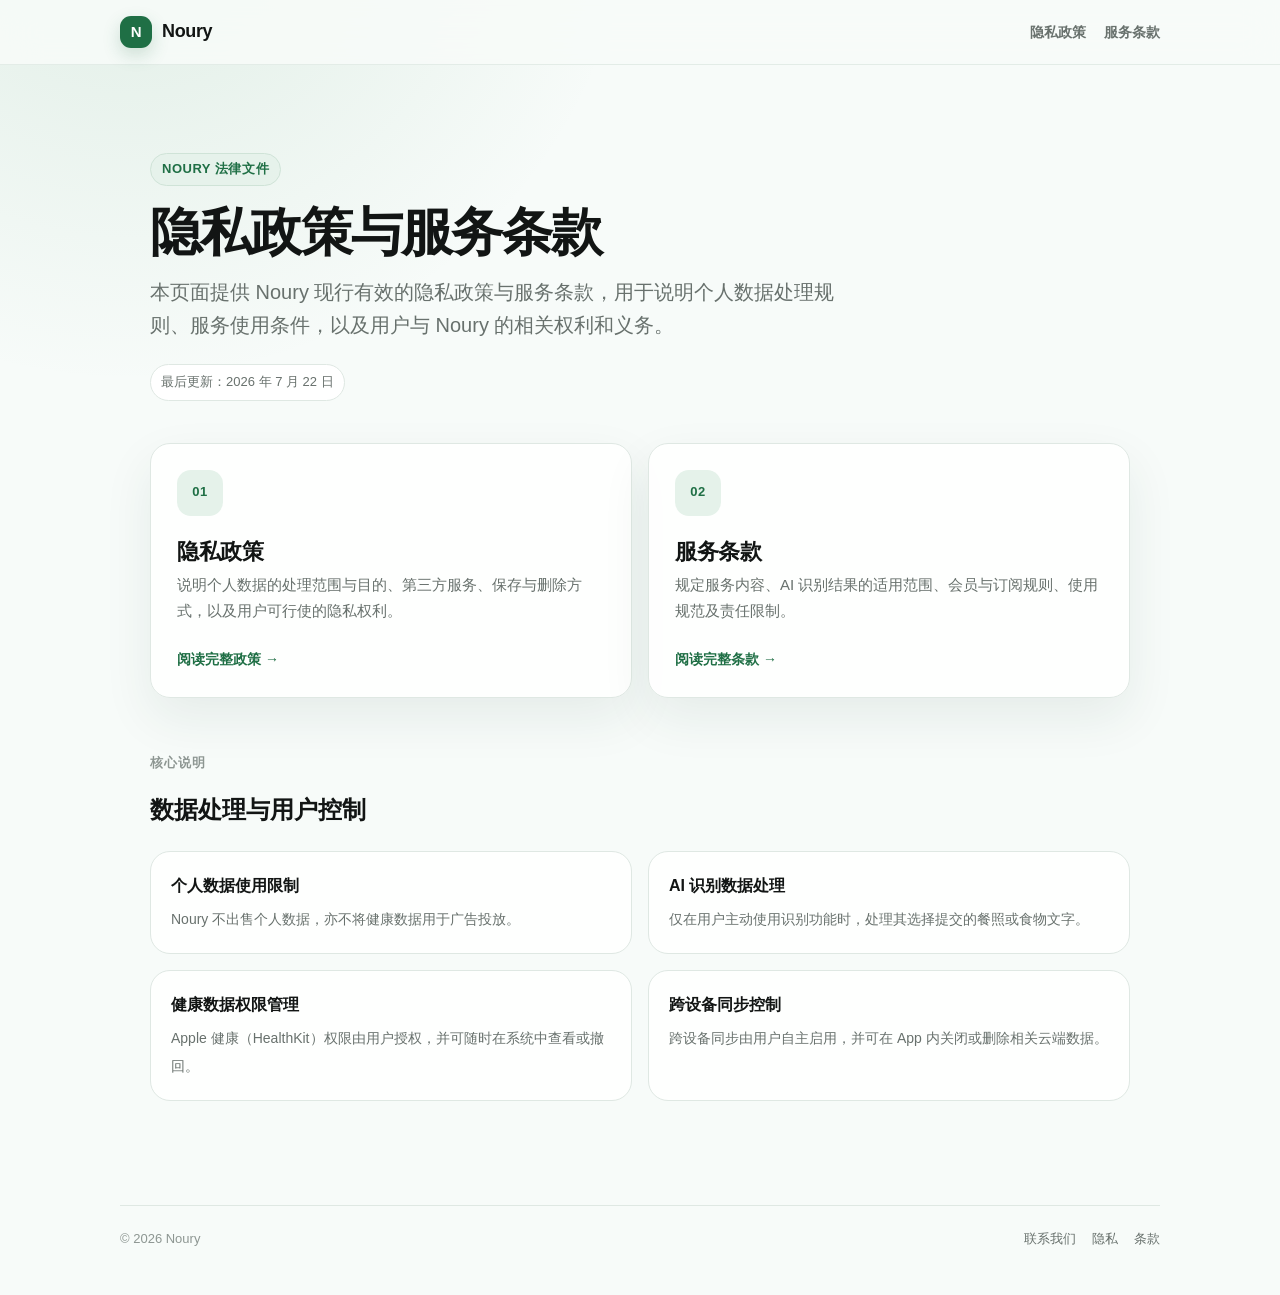
<file: index.html>
<!doctype html>
<html lang="zh-CN">
<head>
  <meta charset="utf-8">
  <meta name="viewport" content="width=device-width, initial-scale=1, viewport-fit=cover">
  <meta name="theme-color" content="#f7fbf9">
  <meta name="description" content="Noury 现行隐私政策与服务条款。">
  <title>Noury｜法律文件</title>
  <link rel="stylesheet" href="styles.css">
</head>
<body>
  <header class="site-header">
    <nav class="nav" aria-label="主导航">
      <a class="brand" href="index.html" aria-current="page">
        <span class="brand-mark" aria-hidden="true">N</span>
        <span>Noury</span>
      </a>
      <div class="nav-links">
        <a href="privacy.html">隐私政策</a>
        <a href="terms.html">服务条款</a>
      </div>
    </nav>
  </header>

  <main class="page-shell home-shell">
    <section class="hero">
      <span class="eyebrow">NOURY 法律文件</span>
      <h1>隐私政策与服务条款</h1>
      <p class="lede">本页面提供 Noury 现行有效的隐私政策与服务条款，用于说明个人数据处理规则、服务使用条件，以及用户与 Noury 的相关权利和义务。</p>
      <div class="meta-row" aria-label="文档信息">
        <span class="meta-pill">最后更新：2026 年 7 月 22 日</span>
      </div>
    </section>

    <section class="link-grid" aria-label="法律文件">
      <a class="link-card" href="privacy.html">
        <span class="link-icon" aria-hidden="true">01</span>
        <h2>隐私政策</h2>
        <p>说明个人数据的处理范围与目的、第三方服务、保存与删除方式，以及用户可行使的隐私权利。</p>
        <span class="link-action">阅读完整政策 →</span>
      </a>

      <a class="link-card" href="terms.html">
        <span class="link-icon" aria-hidden="true">02</span>
        <h2>服务条款</h2>
        <p>规定服务内容、AI 识别结果的适用范围、会员与订阅规则、使用规范及责任限制。</p>
        <span class="link-action">阅读完整条款 →</span>
      </a>
    </section>

    <section class="principles" aria-labelledby="principles-title">
      <p class="section-kicker">核心说明</p>
      <h2 id="principles-title">数据处理与用户控制</h2>
      <div class="highlight-grid">
        <div class="highlight-card">
          <strong>个人数据使用限制</strong>
          <span>Noury 不出售个人数据，亦不将健康数据用于广告投放。</span>
        </div>
        <div class="highlight-card">
          <strong>AI 识别数据处理</strong>
          <span>仅在用户主动使用识别功能时，处理其选择提交的餐照或食物文字。</span>
        </div>
        <div class="highlight-card">
          <strong>健康数据权限管理</strong>
          <span>Apple 健康（HealthKit）权限由用户授权，并可随时在系统中查看或撤回。</span>
        </div>
        <div class="highlight-card">
          <strong>跨设备同步控制</strong>
          <span>跨设备同步由用户自主启用，并可在 App 内关闭或删除相关云端数据。</span>
        </div>
      </div>
    </section>
  </main>

  <footer class="site-footer">
    <div class="footer-inner">
      <span>© 2026 Noury</span>
      <div class="footer-links">
        <a href="mailto:support@noury.top">联系我们</a>
        <a href="privacy.html">隐私</a>
        <a href="terms.html">条款</a>
      </div>
    </div>
  </footer>
</body>
</html>
</file>
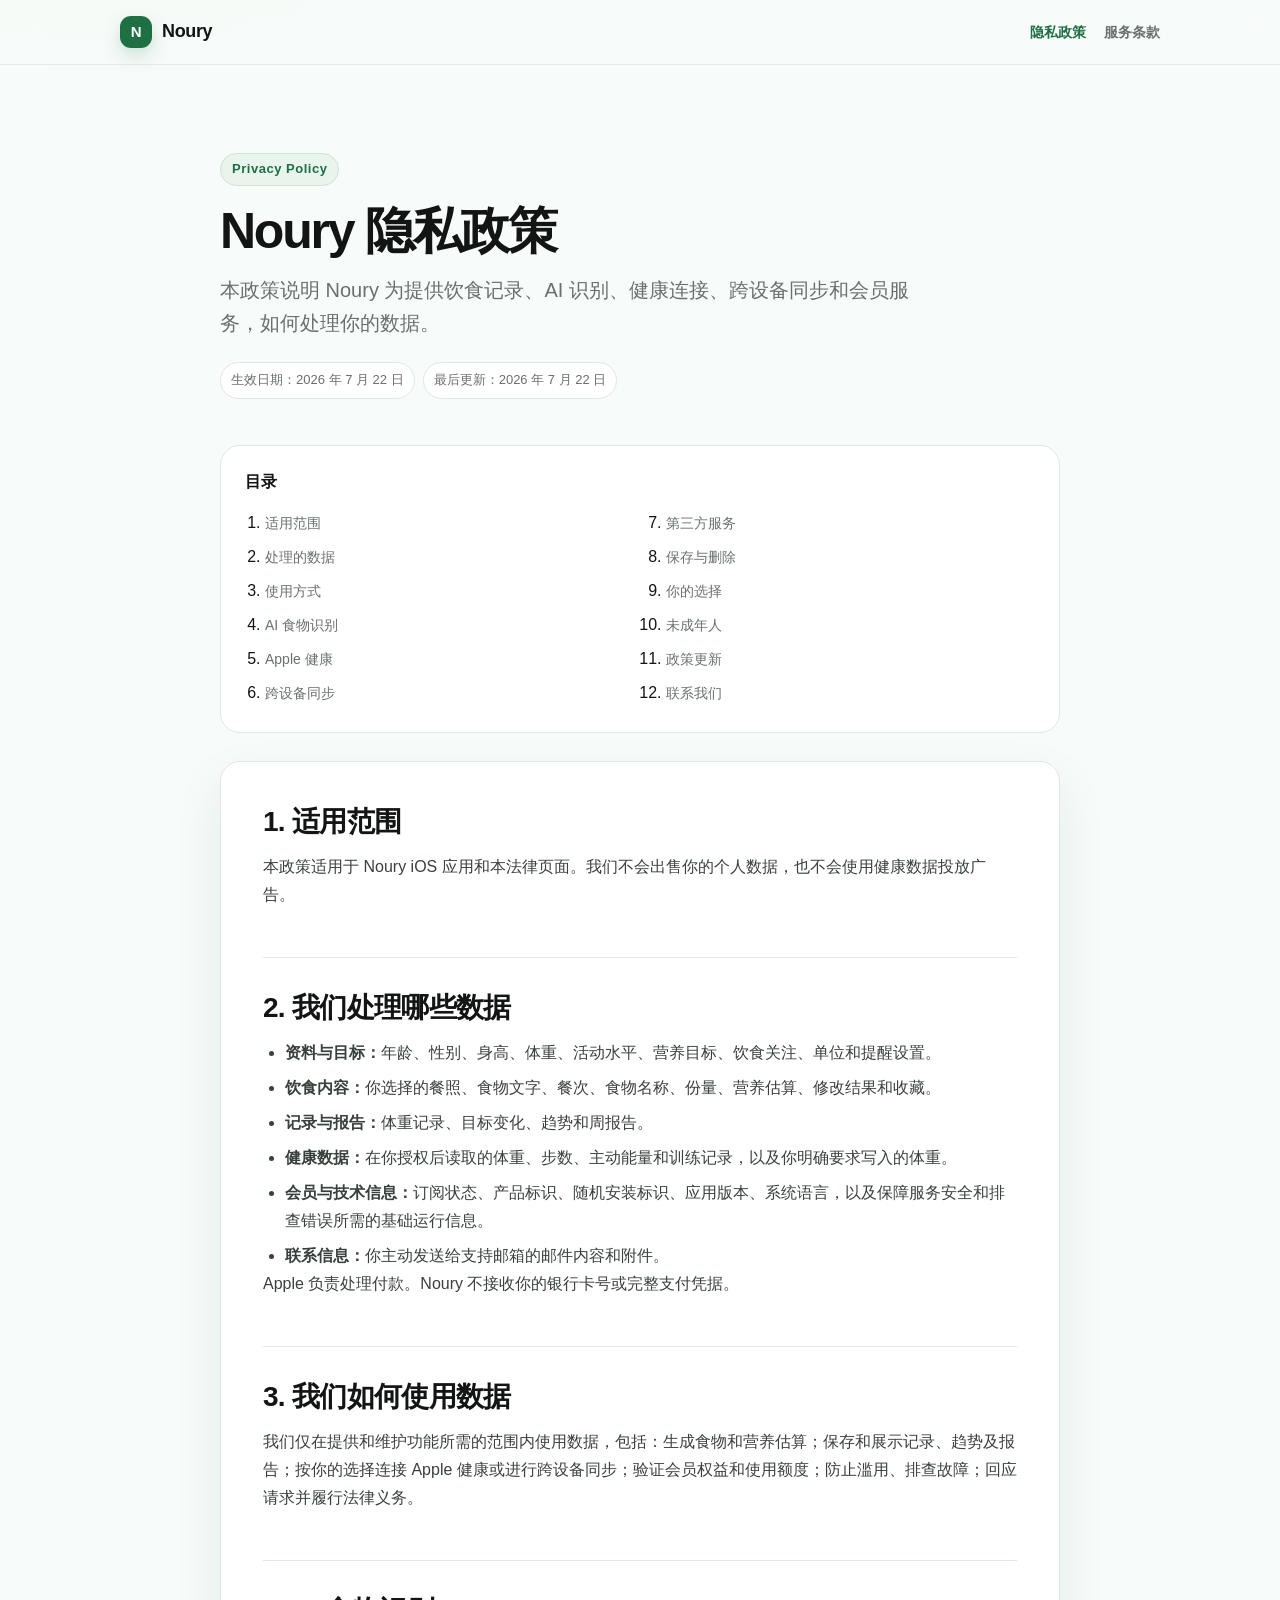
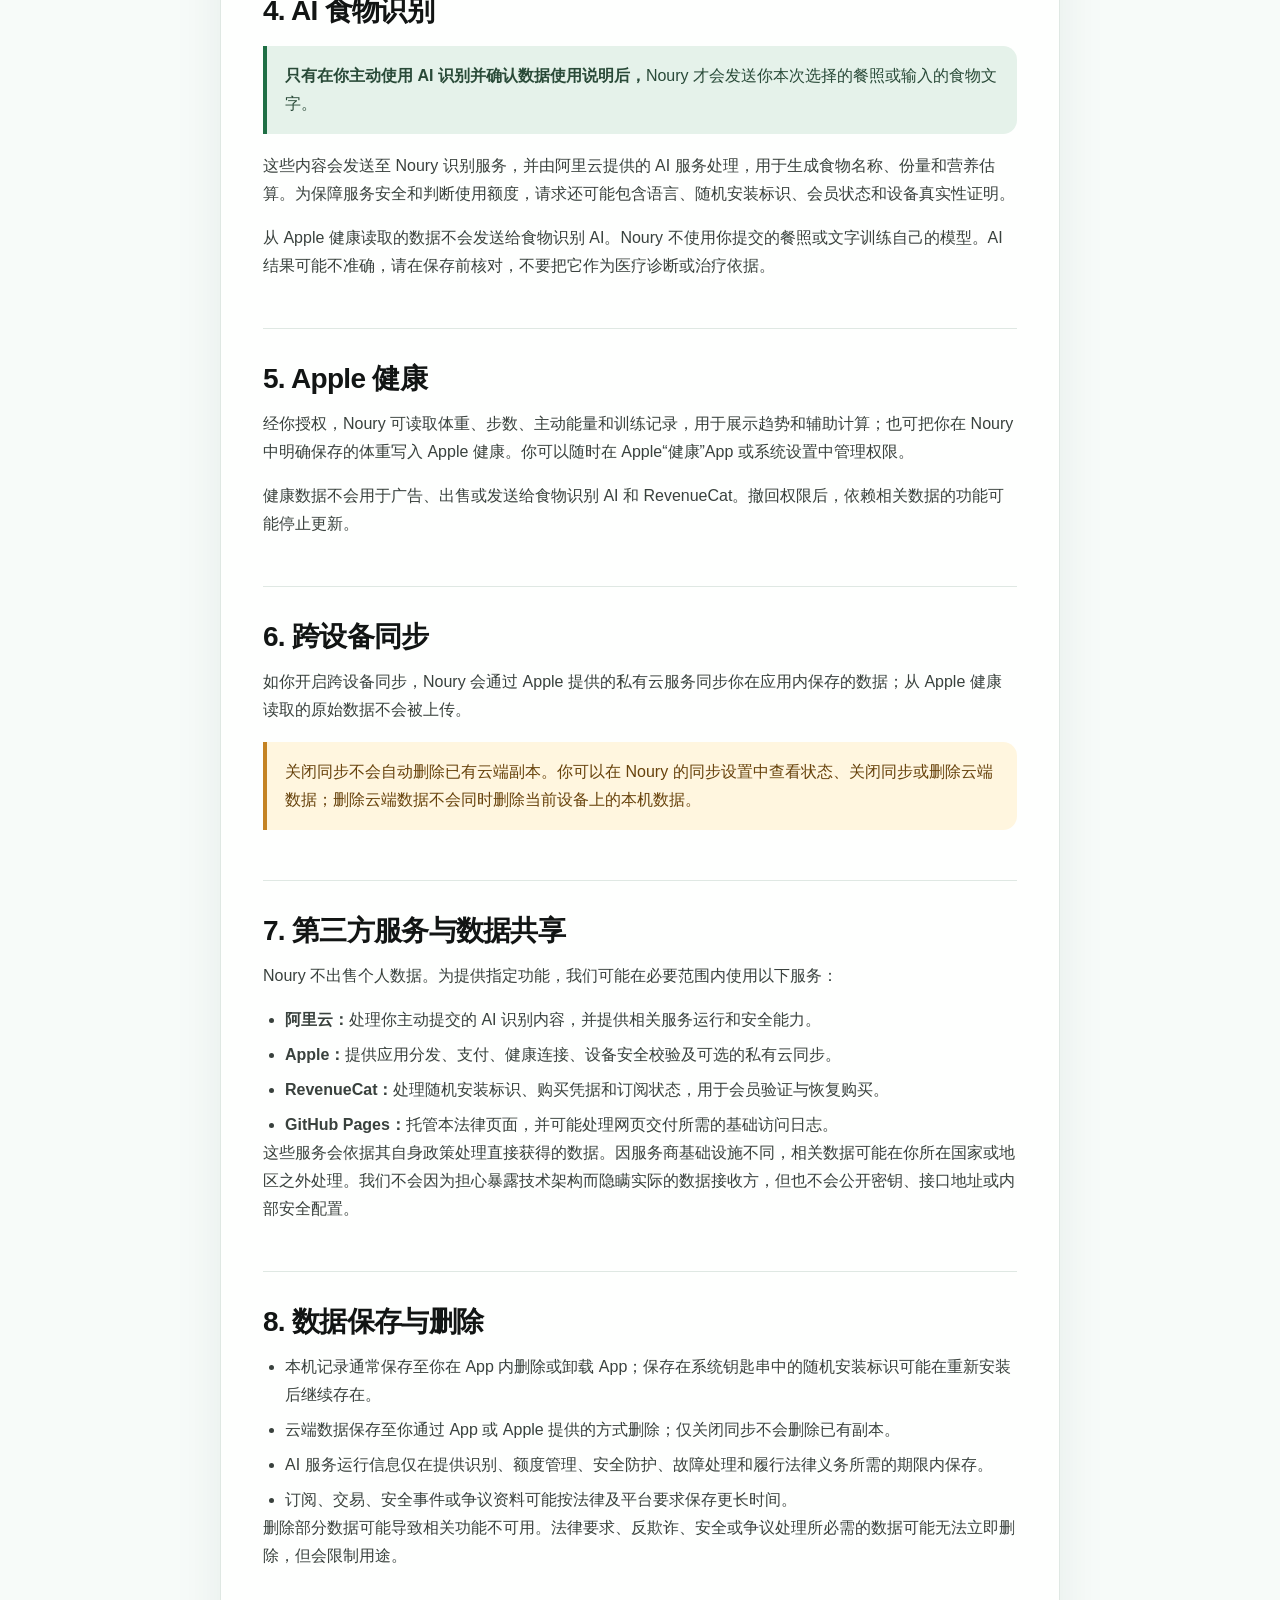
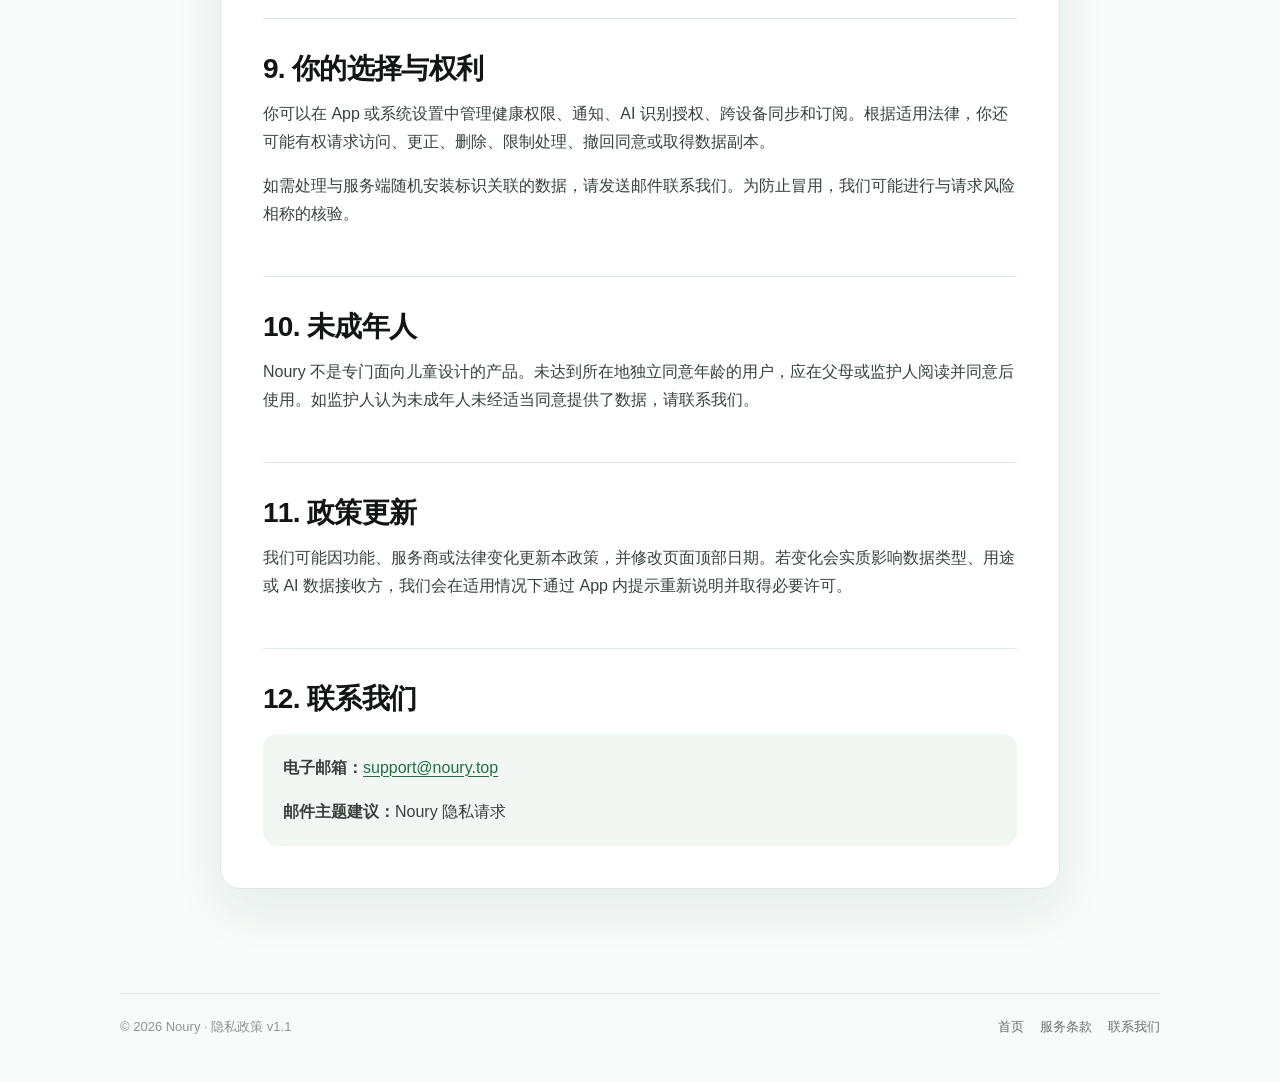
<file: privacy.html>
<!doctype html>
<html lang="zh-CN">
<head>
  <meta charset="utf-8">
  <meta name="viewport" content="width=device-width, initial-scale=1, viewport-fit=cover">
  <meta name="theme-color" content="#f7fbf9">
  <meta name="description" content="Noury 隐私政策：说明个人信息的收集、使用、共享与管理方式。">
  <title>隐私政策｜Noury</title>
  <link rel="stylesheet" href="styles.css">
</head>
<body>
  <header class="site-header">
    <nav class="nav" aria-label="主导航">
      <a class="brand" href="index.html"><span class="brand-mark" aria-hidden="true">N</span><span>Noury</span></a>
      <div class="nav-links"><a href="privacy.html" aria-current="page">隐私政策</a><a href="terms.html">服务条款</a></div>
    </nav>
  </header>

  <main class="page-shell">
    <section class="hero">
      <span class="eyebrow">Privacy Policy</span>
      <h1 class="document-title">Noury 隐私政策</h1>
      <p class="lede">本政策说明 Noury 为提供饮食记录、AI 识别、健康连接、跨设备同步和会员服务，如何处理你的数据。</p>
      <div class="meta-row">
        <span class="meta-pill">生效日期：2026 年 7 月 22 日</span>
        <span class="meta-pill">最后更新：2026 年 7 月 22 日</span>
      </div>
    </section>

    <nav class="toc" aria-label="目录">
      <strong>目录</strong>
      <ol>
        <li><a href="#scope">适用范围</a></li>
        <li><a href="#data">处理的数据</a></li>
        <li><a href="#use">使用方式</a></li>
        <li><a href="#ai">AI 食物识别</a></li>
        <li><a href="#health">Apple 健康</a></li>
        <li><a href="#sync">跨设备同步</a></li>
        <li><a href="#sharing">第三方服务</a></li>
        <li><a href="#retention">保存与删除</a></li>
        <li><a href="#rights">你的选择</a></li>
        <li><a href="#children">未成年人</a></li>
        <li><a href="#changes">政策更新</a></li>
        <li><a href="#contact">联系我们</a></li>
      </ol>
    </nav>

    <article class="legal-card">
      <section id="scope">
        <h2>1. 适用范围</h2>
        <p>本政策适用于 Noury iOS 应用和本法律页面。我们不会出售你的个人数据，也不会使用健康数据投放广告。</p>
      </section>

      <section id="data">
        <h2>2. 我们处理哪些数据</h2>
        <ul>
          <li><strong>资料与目标：</strong>年龄、性别、身高、体重、活动水平、营养目标、饮食关注、单位和提醒设置。</li>
          <li><strong>饮食内容：</strong>你选择的餐照、食物文字、餐次、食物名称、份量、营养估算、修改结果和收藏。</li>
          <li><strong>记录与报告：</strong>体重记录、目标变化、趋势和周报告。</li>
          <li><strong>健康数据：</strong>在你授权后读取的体重、步数、主动能量和训练记录，以及你明确要求写入的体重。</li>
          <li><strong>会员与技术信息：</strong>订阅状态、产品标识、随机安装标识、应用版本、系统语言，以及保障服务安全和排查错误所需的基础运行信息。</li>
          <li><strong>联系信息：</strong>你主动发送给支持邮箱的邮件内容和附件。</li>
        </ul>
        <p>Apple 负责处理付款。Noury 不接收你的银行卡号或完整支付凭据。</p>
      </section>

      <section id="use">
        <h2>3. 我们如何使用数据</h2>
        <p>我们仅在提供和维护功能所需的范围内使用数据，包括：生成食物和营养估算；保存和展示记录、趋势及报告；按你的选择连接 Apple 健康或进行跨设备同步；验证会员权益和使用额度；防止滥用、排查故障；回应请求并履行法律义务。</p>
      </section>

      <section id="ai">
        <h2>4. AI 食物识别</h2>
        <div class="notice"><strong>只有在你主动使用 AI 识别并确认数据使用说明后，</strong>Noury 才会发送你本次选择的餐照或输入的食物文字。</div>
        <p>这些内容会发送至 Noury 识别服务，并由阿里云提供的 AI 服务处理，用于生成食物名称、份量和营养估算。为保障服务安全和判断使用额度，请求还可能包含语言、随机安装标识、会员状态和设备真实性证明。</p>
        <p>从 Apple 健康读取的数据不会发送给食物识别 AI。Noury 不使用你提交的餐照或文字训练自己的模型。AI 结果可能不准确，请在保存前核对，不要把它作为医疗诊断或治疗依据。</p>
      </section>

      <section id="health">
        <h2>5. Apple 健康</h2>
        <p>经你授权，Noury 可读取体重、步数、主动能量和训练记录，用于展示趋势和辅助计算；也可把你在 Noury 中明确保存的体重写入 Apple 健康。你可以随时在 Apple“健康”App 或系统设置中管理权限。</p>
        <p>健康数据不会用于广告、出售或发送给食物识别 AI 和 RevenueCat。撤回权限后，依赖相关数据的功能可能停止更新。</p>
      </section>

      <section id="sync">
        <h2>6. 跨设备同步</h2>
        <p>如你开启跨设备同步，Noury 会通过 Apple 提供的私有云服务同步你在应用内保存的数据；从 Apple 健康读取的原始数据不会被上传。</p>
        <div class="notice warning">关闭同步不会自动删除已有云端副本。你可以在 Noury 的同步设置中查看状态、关闭同步或删除云端数据；删除云端数据不会同时删除当前设备上的本机数据。</div>
      </section>

      <section id="sharing">
        <h2>7. 第三方服务与数据共享</h2>
        <p>Noury 不出售个人数据。为提供指定功能，我们可能在必要范围内使用以下服务：</p>
        <ul>
          <li><strong>阿里云：</strong>处理你主动提交的 AI 识别内容，并提供相关服务运行和安全能力。</li>
          <li><strong>Apple：</strong>提供应用分发、支付、健康连接、设备安全校验及可选的私有云同步。</li>
          <li><strong>RevenueCat：</strong>处理随机安装标识、购买凭据和订阅状态，用于会员验证与恢复购买。</li>
          <li><strong>GitHub Pages：</strong>托管本法律页面，并可能处理网页交付所需的基础访问日志。</li>
        </ul>
        <p>这些服务会依据其自身政策处理直接获得的数据。因服务商基础设施不同，相关数据可能在你所在国家或地区之外处理。我们不会因为担心暴露技术架构而隐瞒实际的数据接收方，但也不会公开密钥、接口地址或内部安全配置。</p>
      </section>

      <section id="retention">
        <h2>8. 数据保存与删除</h2>
        <ul>
          <li>本机记录通常保存至你在 App 内删除或卸载 App；保存在系统钥匙串中的随机安装标识可能在重新安装后继续存在。</li>
          <li>云端数据保存至你通过 App 或 Apple 提供的方式删除；仅关闭同步不会删除已有副本。</li>
          <li>AI 服务运行信息仅在提供识别、额度管理、安全防护、故障处理和履行法律义务所需的期限内保存。</li>
          <li>订阅、交易、安全事件或争议资料可能按法律及平台要求保存更长时间。</li>
        </ul>
        <p>删除部分数据可能导致相关功能不可用。法律要求、反欺诈、安全或争议处理所必需的数据可能无法立即删除，但会限制用途。</p>
      </section>

      <section id="rights">
        <h2>9. 你的选择与权利</h2>
        <p>你可以在 App 或系统设置中管理健康权限、通知、AI 识别授权、跨设备同步和订阅。根据适用法律，你还可能有权请求访问、更正、删除、限制处理、撤回同意或取得数据副本。</p>
        <p>如需处理与服务端随机安装标识关联的数据，请发送邮件联系我们。为防止冒用，我们可能进行与请求风险相称的核验。</p>
      </section>

      <section id="children">
        <h2>10. 未成年人</h2>
        <p>Noury 不是专门面向儿童设计的产品。未达到所在地独立同意年龄的用户，应在父母或监护人阅读并同意后使用。如监护人认为未成年人未经适当同意提供了数据，请联系我们。</p>
      </section>

      <section id="changes">
        <h2>11. 政策更新</h2>
        <p>我们可能因功能、服务商或法律变化更新本政策，并修改页面顶部日期。若变化会实质影响数据类型、用途或 AI 数据接收方，我们会在适用情况下通过 App 内提示重新说明并取得必要许可。</p>
      </section>

      <section id="contact">
        <h2>12. 联系我们</h2>
        <div class="contact-box">
          <p><strong>电子邮箱：</strong><a href="mailto:support@noury.top">support@noury.top</a></p>
          <p><strong>邮件主题建议：</strong>Noury 隐私请求</p>
        </div>
      </section>
    </article>
  </main>

  <footer class="site-footer"><div class="footer-inner"><span>© 2026 Noury · 隐私政策 v1.1</span><div class="footer-links"><a href="index.html">首页</a><a href="terms.html">服务条款</a><a href="mailto:support@noury.top">联系我们</a></div></div></footer>
</body>
</html>
</file>
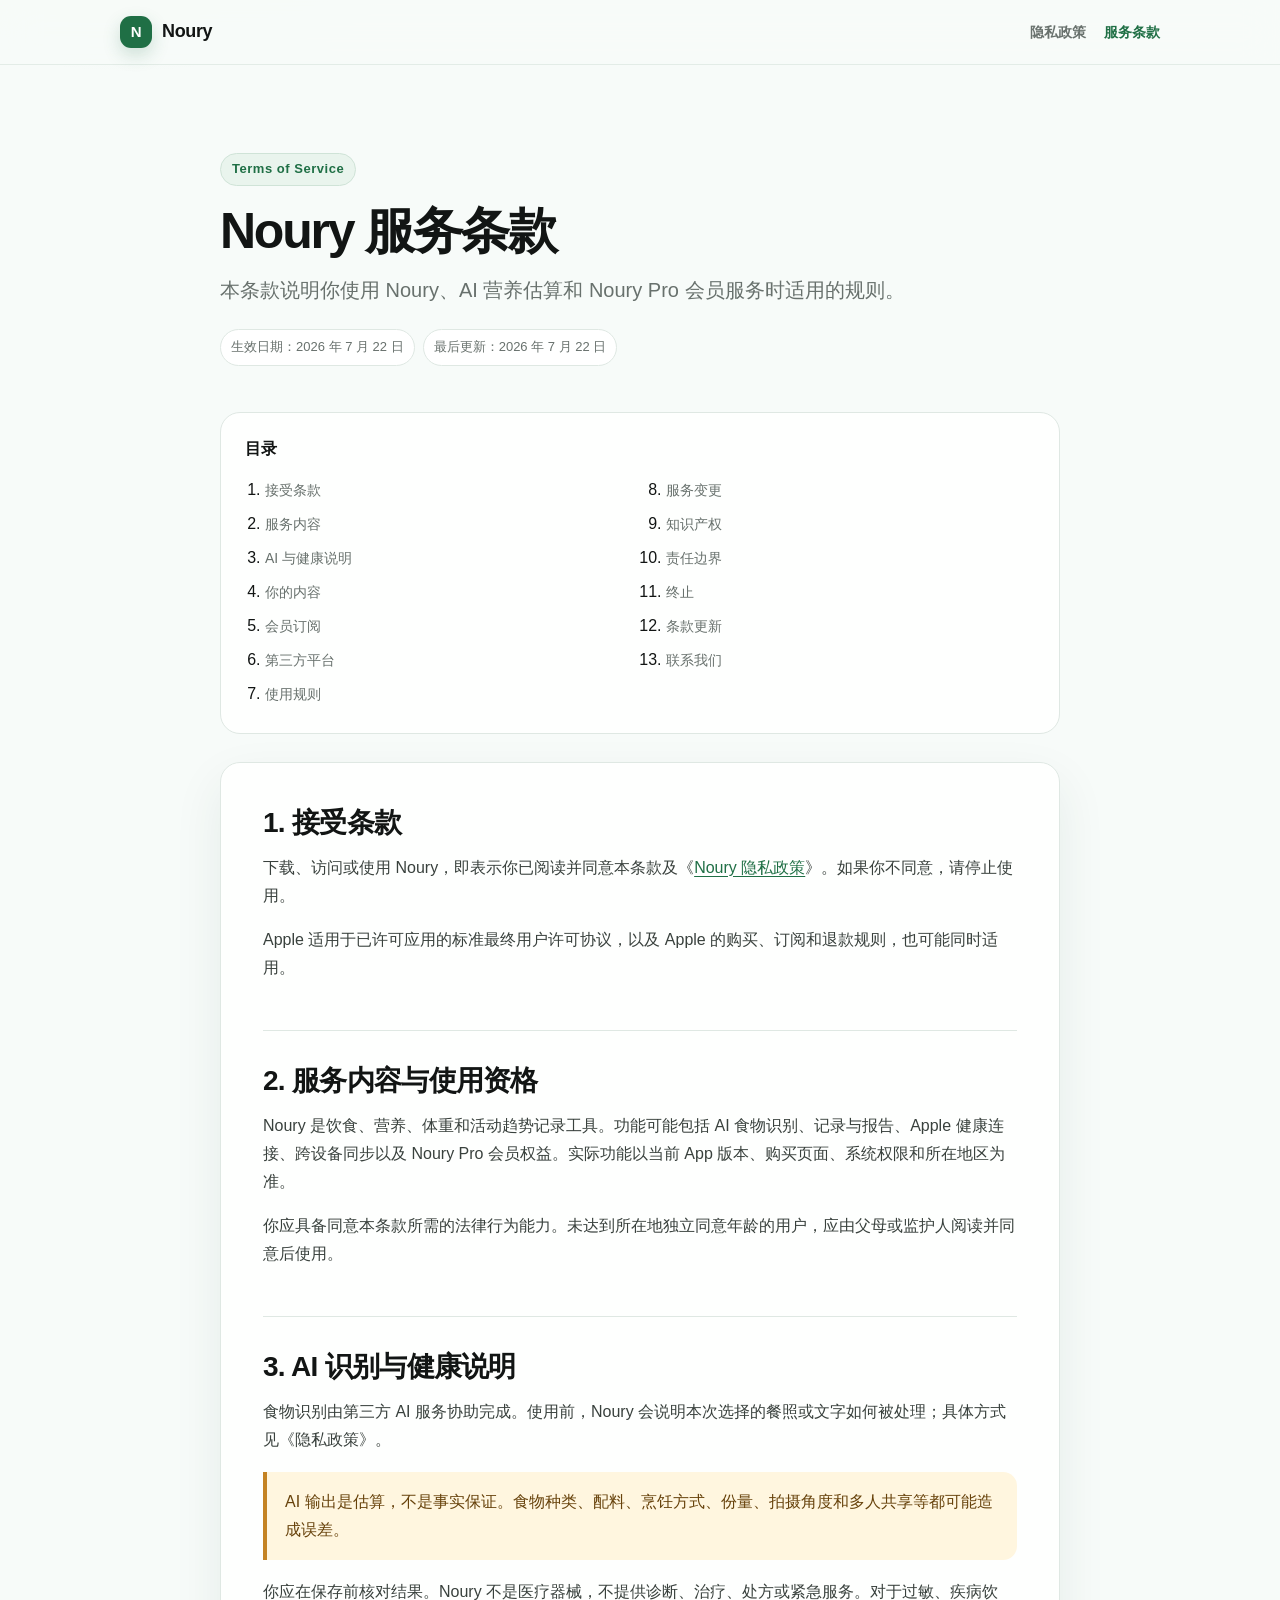
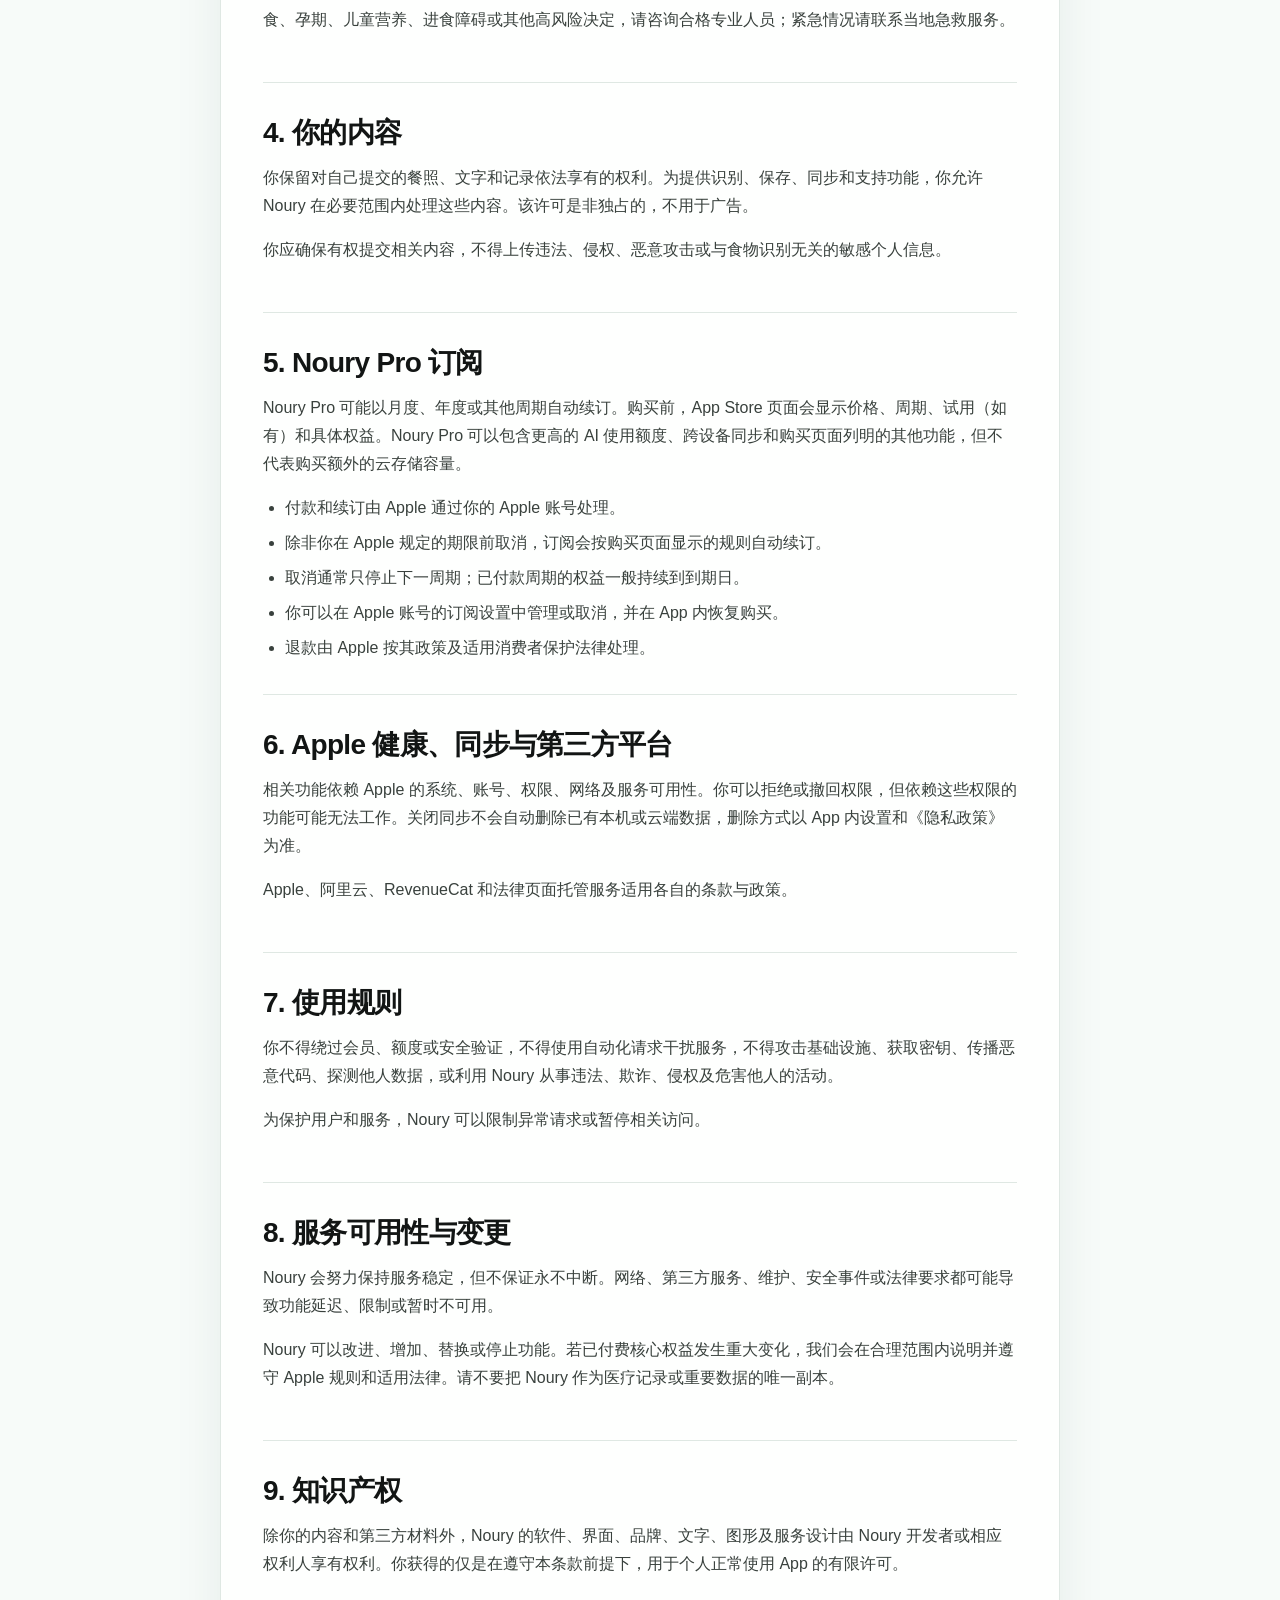
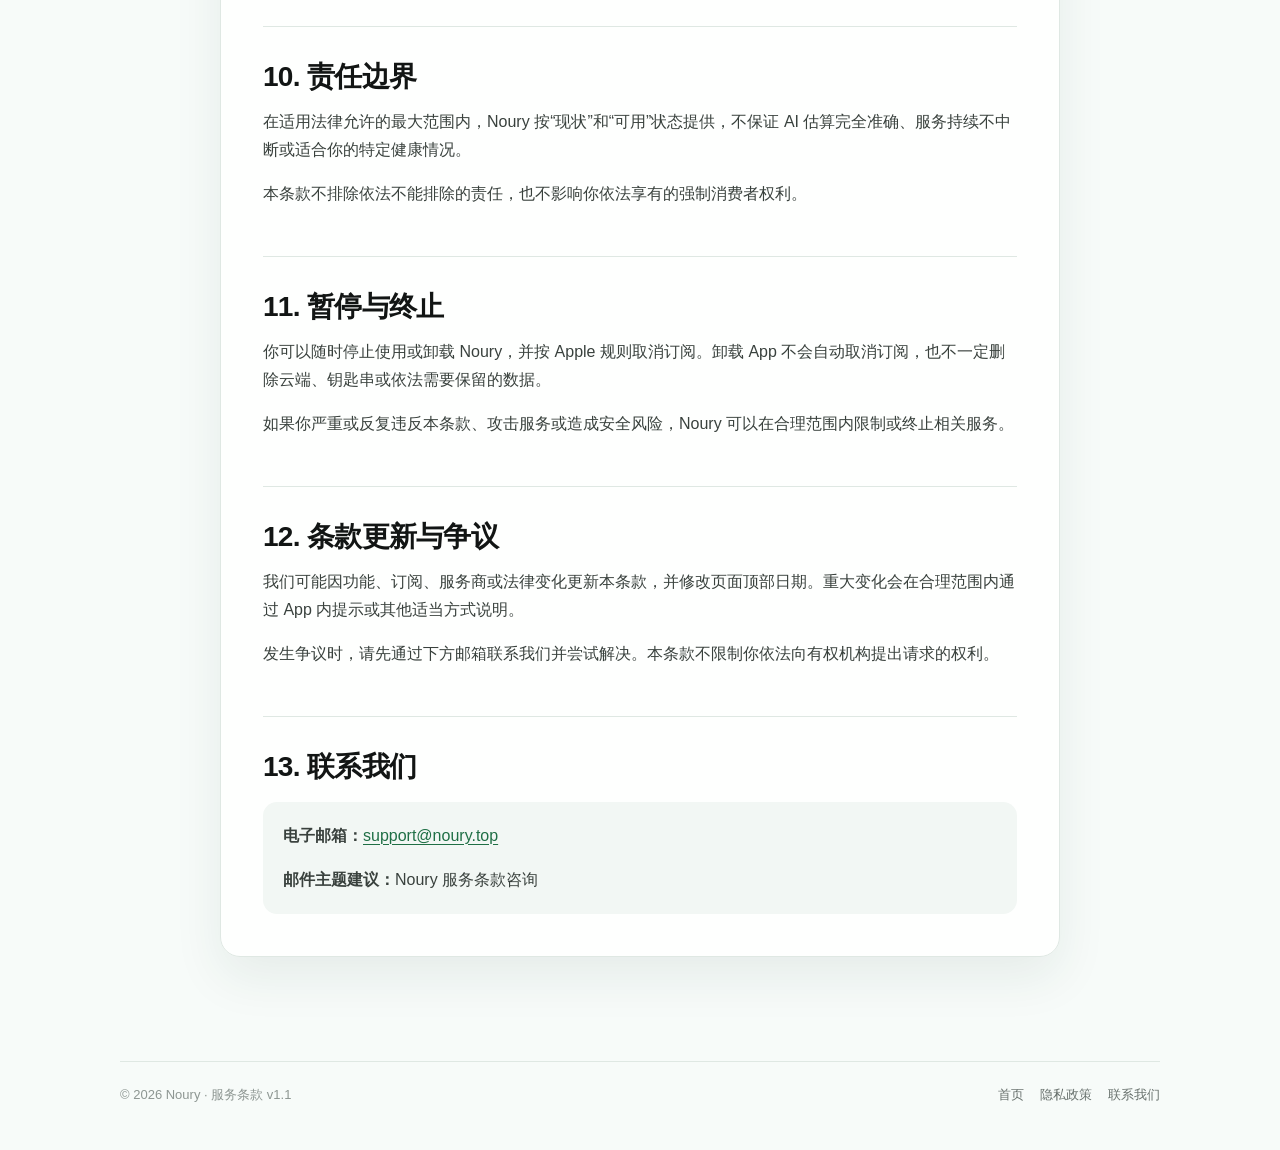
<file: terms.html>
<!doctype html>
<html lang="zh-CN">
<head>
  <meta charset="utf-8">
  <meta name="viewport" content="width=device-width, initial-scale=1, viewport-fit=cover">
  <meta name="theme-color" content="#f7fbf9">
  <meta name="description" content="Noury 服务条款：说明 AI 营养估算、会员订阅、使用规则和责任边界。">
  <title>服务条款｜Noury</title>
  <link rel="stylesheet" href="styles.css">
</head>
<body>
  <header class="site-header">
    <nav class="nav" aria-label="主导航">
      <a class="brand" href="index.html"><span class="brand-mark" aria-hidden="true">N</span><span>Noury</span></a>
      <div class="nav-links"><a href="privacy.html">隐私政策</a><a href="terms.html" aria-current="page">服务条款</a></div>
    </nav>
  </header>

  <main class="page-shell">
    <section class="hero">
      <span class="eyebrow">Terms of Service</span>
      <h1 class="document-title">Noury 服务条款</h1>
      <p class="lede">本条款说明你使用 Noury、AI 营养估算和 Noury Pro 会员服务时适用的规则。</p>
      <div class="meta-row">
        <span class="meta-pill">生效日期：2026 年 7 月 22 日</span>
        <span class="meta-pill">最后更新：2026 年 7 月 22 日</span>
      </div>
    </section>

    <nav class="toc" aria-label="目录">
      <strong>目录</strong>
      <ol>
        <li><a href="#acceptance">接受条款</a></li>
        <li><a href="#service">服务内容</a></li>
        <li><a href="#ai">AI 与健康说明</a></li>
        <li><a href="#content">你的内容</a></li>
        <li><a href="#subscriptions">会员订阅</a></li>
        <li><a href="#platforms">第三方平台</a></li>
        <li><a href="#rules">使用规则</a></li>
        <li><a href="#availability">服务变更</a></li>
        <li><a href="#ip">知识产权</a></li>
        <li><a href="#liability">责任边界</a></li>
        <li><a href="#termination">终止</a></li>
        <li><a href="#changes">条款更新</a></li>
        <li><a href="#contact">联系我们</a></li>
      </ol>
    </nav>

    <article class="legal-card">
      <section id="acceptance">
        <h2>1. 接受条款</h2>
        <p>下载、访问或使用 Noury，即表示你已阅读并同意本条款及《<a href="privacy.html">Noury 隐私政策</a>》。如果你不同意，请停止使用。</p>
        <p>Apple 适用于已许可应用的标准最终用户许可协议，以及 Apple 的购买、订阅和退款规则，也可能同时适用。</p>
      </section>

      <section id="service">
        <h2>2. 服务内容与使用资格</h2>
        <p>Noury 是饮食、营养、体重和活动趋势记录工具。功能可能包括 AI 食物识别、记录与报告、Apple 健康连接、跨设备同步以及 Noury Pro 会员权益。实际功能以当前 App 版本、购买页面、系统权限和所在地区为准。</p>
        <p>你应具备同意本条款所需的法律行为能力。未达到所在地独立同意年龄的用户，应由父母或监护人阅读并同意后使用。</p>
      </section>

      <section id="ai">
        <h2>3. AI 识别与健康说明</h2>
        <p>食物识别由第三方 AI 服务协助完成。使用前，Noury 会说明本次选择的餐照或文字如何被处理；具体方式见《隐私政策》。</p>
        <div class="notice warning">AI 输出是估算，不是事实保证。食物种类、配料、烹饪方式、份量、拍摄角度和多人共享等都可能造成误差。</div>
        <p>你应在保存前核对结果。Noury 不是医疗器械，不提供诊断、治疗、处方或紧急服务。对于过敏、疾病饮食、孕期、儿童营养、进食障碍或其他高风险决定，请咨询合格专业人员；紧急情况请联系当地急救服务。</p>
      </section>

      <section id="content">
        <h2>4. 你的内容</h2>
        <p>你保留对自己提交的餐照、文字和记录依法享有的权利。为提供识别、保存、同步和支持功能，你允许 Noury 在必要范围内处理这些内容。该许可是非独占的，不用于广告。</p>
        <p>你应确保有权提交相关内容，不得上传违法、侵权、恶意攻击或与食物识别无关的敏感个人信息。</p>
      </section>

      <section id="subscriptions">
        <h2>5. Noury Pro 订阅</h2>
        <p>Noury Pro 可能以月度、年度或其他周期自动续订。购买前，App Store 页面会显示价格、周期、试用（如有）和具体权益。Noury Pro 可以包含更高的 AI 使用额度、跨设备同步和购买页面列明的其他功能，但不代表购买额外的云存储容量。</p>
        <ul>
          <li>付款和续订由 Apple 通过你的 Apple 账号处理。</li>
          <li>除非你在 Apple 规定的期限前取消，订阅会按购买页面显示的规则自动续订。</li>
          <li>取消通常只停止下一周期；已付款周期的权益一般持续到到期日。</li>
          <li>你可以在 Apple 账号的订阅设置中管理或取消，并在 App 内恢复购买。</li>
          <li>退款由 Apple 按其政策及适用消费者保护法律处理。</li>
        </ul>
      </section>

      <section id="platforms">
        <h2>6. Apple 健康、同步与第三方平台</h2>
        <p>相关功能依赖 Apple 的系统、账号、权限、网络及服务可用性。你可以拒绝或撤回权限，但依赖这些权限的功能可能无法工作。关闭同步不会自动删除已有本机或云端数据，删除方式以 App 内设置和《隐私政策》为准。</p>
        <p>Apple、阿里云、RevenueCat 和法律页面托管服务适用各自的条款与政策。</p>
      </section>

      <section id="rules">
        <h2>7. 使用规则</h2>
        <p>你不得绕过会员、额度或安全验证，不得使用自动化请求干扰服务，不得攻击基础设施、获取密钥、传播恶意代码、探测他人数据，或利用 Noury 从事违法、欺诈、侵权及危害他人的活动。</p>
        <p>为保护用户和服务，Noury 可以限制异常请求或暂停相关访问。</p>
      </section>

      <section id="availability">
        <h2>8. 服务可用性与变更</h2>
        <p>Noury 会努力保持服务稳定，但不保证永不中断。网络、第三方服务、维护、安全事件或法律要求都可能导致功能延迟、限制或暂时不可用。</p>
        <p>Noury 可以改进、增加、替换或停止功能。若已付费核心权益发生重大变化，我们会在合理范围内说明并遵守 Apple 规则和适用法律。请不要把 Noury 作为医疗记录或重要数据的唯一副本。</p>
      </section>

      <section id="ip">
        <h2>9. 知识产权</h2>
        <p>除你的内容和第三方材料外，Noury 的软件、界面、品牌、文字、图形及服务设计由 Noury 开发者或相应权利人享有权利。你获得的仅是在遵守本条款前提下，用于个人正常使用 App 的有限许可。</p>
      </section>

      <section id="liability">
        <h2>10. 责任边界</h2>
        <p>在适用法律允许的最大范围内，Noury 按“现状”和“可用”状态提供，不保证 AI 估算完全准确、服务持续不中断或适合你的特定健康情况。</p>
        <p>本条款不排除依法不能排除的责任，也不影响你依法享有的强制消费者权利。</p>
      </section>

      <section id="termination">
        <h2>11. 暂停与终止</h2>
        <p>你可以随时停止使用或卸载 Noury，并按 Apple 规则取消订阅。卸载 App 不会自动取消订阅，也不一定删除云端、钥匙串或依法需要保留的数据。</p>
        <p>如果你严重或反复违反本条款、攻击服务或造成安全风险，Noury 可以在合理范围内限制或终止相关服务。</p>
      </section>

      <section id="changes">
        <h2>12. 条款更新与争议</h2>
        <p>我们可能因功能、订阅、服务商或法律变化更新本条款，并修改页面顶部日期。重大变化会在合理范围内通过 App 内提示或其他适当方式说明。</p>
        <p>发生争议时，请先通过下方邮箱联系我们并尝试解决。本条款不限制你依法向有权机构提出请求的权利。</p>
      </section>

      <section id="contact">
        <h2>13. 联系我们</h2>
        <div class="contact-box">
          <p><strong>电子邮箱：</strong><a href="mailto:support@noury.top">support@noury.top</a></p>
          <p><strong>邮件主题建议：</strong>Noury 服务条款咨询</p>
        </div>
      </section>
    </article>
  </main>

  <footer class="site-footer"><div class="footer-inner"><span>© 2026 Noury · 服务条款 v1.1</span><div class="footer-links"><a href="index.html">首页</a><a href="privacy.html">隐私政策</a><a href="mailto:support@noury.top">联系我们</a></div></div></footer>
</body>
</html>
</file>
<file: styles.css>
:root {
  color-scheme: light;
  --bg: #f7fbf9;
  --surface: #ffffff;
  --surface-soft: #eef7f2;
  --text: #121514;
  --muted: #68716d;
  --faint: #8d9692;
  --line: #dfe8e3;
  --accent: #1f6f45;
  --accent-strong: #155735;
  --accent-soft: #e5f2ea;
  --warning: #8a5a12;
  --warning-soft: #fff6df;
  --shadow: 0 20px 50px rgba(30, 67, 48, 0.08);
  --radius-lg: 28px;
  --radius-md: 20px;
  --radius-sm: 14px;
  font-family: -apple-system, BlinkMacSystemFont, "SF Pro Text", "PingFang SC",
    "Helvetica Neue", Arial, sans-serif;
}

* {
  box-sizing: border-box;
}

html {
  scroll-behavior: smooth;
}

body {
  margin: 0;
  background:
    radial-gradient(circle at 10% -10%, rgba(91, 162, 117, 0.16), transparent 32rem),
    var(--bg);
  color: var(--text);
  font-size: 16px;
  line-height: 1.75;
  -webkit-font-smoothing: antialiased;
}

a {
  color: var(--accent);
  text-decoration-thickness: 1px;
  text-underline-offset: 3px;
}

a:hover {
  color: var(--accent-strong);
}

.site-header {
  position: sticky;
  top: 0;
  z-index: 20;
  border-bottom: 1px solid rgba(223, 232, 227, 0.82);
  background: rgba(247, 251, 249, 0.88);
  backdrop-filter: blur(18px);
  -webkit-backdrop-filter: blur(18px);
}

.nav {
  width: min(1040px, calc(100% - 36px));
  min-height: 64px;
  margin: 0 auto;
  display: flex;
  align-items: center;
  justify-content: space-between;
  gap: 20px;
}

.brand {
  display: inline-flex;
  align-items: center;
  gap: 10px;
  color: var(--text);
  font-size: 18px;
  font-weight: 720;
  text-decoration: none;
  letter-spacing: -0.02em;
}

.brand-mark {
  width: 32px;
  height: 32px;
  display: grid;
  place-items: center;
  border-radius: 11px;
  color: white;
  background: var(--accent);
  box-shadow: 0 7px 18px rgba(31, 111, 69, 0.2);
  font-size: 15px;
  font-weight: 800;
}

.nav-links {
  display: flex;
  align-items: center;
  gap: 18px;
}

.nav-links a {
  color: var(--muted);
  font-size: 14px;
  font-weight: 600;
  text-decoration: none;
}

.nav-links a[aria-current="page"],
.nav-links a:hover {
  color: var(--accent);
}

.page-shell {
  width: min(840px, calc(100% - 36px));
  margin: 0 auto;
  padding: 70px 0 80px;
}

.home-shell {
  width: min(980px, calc(100% - 36px));
}

.hero {
  padding: 18px 0 42px;
}

.eyebrow {
  display: inline-flex;
  align-items: center;
  min-height: 30px;
  padding: 4px 11px;
  border: 1px solid #cfe3d7;
  border-radius: 999px;
  color: var(--accent);
  background: rgba(229, 242, 234, 0.74);
  font-size: 13px;
  font-weight: 700;
  letter-spacing: 0.04em;
}

h1,
h2,
h3,
p {
  margin-top: 0;
}

h1 {
  max-width: 760px;
  margin: 18px 0 16px;
  font-size: clamp(36px, 7vw, 58px);
  line-height: 1.08;
  letter-spacing: -0.045em;
}

.home-shell .hero h1 {
  font-size: clamp(34px, 6vw, 52px);
  letter-spacing: -0.035em;
}

.document-title {
  font-size: clamp(34px, 6vw, 50px);
}

.lede {
  max-width: 720px;
  margin-bottom: 22px;
  color: var(--muted);
  font-size: clamp(17px, 2.5vw, 20px);
  line-height: 1.65;
}

.meta-row {
  display: flex;
  flex-wrap: wrap;
  gap: 8px;
}

.meta-pill {
  padding: 6px 10px;
  border-radius: 999px;
  color: var(--muted);
  background: var(--surface);
  border: 1px solid var(--line);
  font-size: 13px;
}

.link-grid,
.highlight-grid {
  display: grid;
  grid-template-columns: repeat(2, minmax(0, 1fr));
  gap: 16px;
}

.link-card,
.highlight-card,
.legal-card,
.toc {
  border: 1px solid var(--line);
  border-radius: var(--radius-md);
  background: rgba(255, 255, 255, 0.92);
  box-shadow: var(--shadow);
}

.link-card {
  min-height: 220px;
  padding: 26px;
  display: flex;
  flex-direction: column;
  color: var(--text);
  text-decoration: none;
  transition: transform 160ms ease, border-color 160ms ease, box-shadow 160ms ease;
}

.link-card:hover {
  transform: translateY(-3px);
  border-color: #bdd8c8;
  color: var(--text);
  box-shadow: 0 24px 60px rgba(30, 67, 48, 0.13);
}

.link-icon {
  width: 46px;
  height: 46px;
  display: grid;
  place-items: center;
  border-radius: 14px;
  color: var(--accent);
  background: var(--accent-soft);
  font-size: 13px;
  font-weight: 750;
  letter-spacing: 0.04em;
}

.link-card h2 {
  margin: 22px 0 7px;
  font-size: 22px;
  line-height: 1.25;
  letter-spacing: -0.02em;
}

.link-card p {
  margin-bottom: 22px;
  color: var(--muted);
  font-size: 15px;
}

.link-action {
  margin-top: auto;
  color: var(--accent);
  font-size: 14px;
  font-weight: 700;
}

.principles {
  margin-top: 54px;
}

.section-kicker {
  margin-bottom: 14px;
  color: var(--faint);
  font-size: 13px;
  font-weight: 700;
  letter-spacing: 0.08em;
  text-transform: uppercase;
}

.highlight-card {
  padding: 20px;
  box-shadow: none;
}

.highlight-card strong {
  display: block;
  margin-bottom: 5px;
  font-size: 16px;
}

.highlight-card span {
  color: var(--muted);
  font-size: 14px;
}

.toc {
  margin: 4px 0 28px;
  padding: 22px 24px;
  box-shadow: none;
}

.toc strong {
  display: block;
  margin-bottom: 10px;
}

.toc ol {
  margin: 0;
  padding-left: 20px;
  columns: 2;
  column-gap: 32px;
}

.toc li {
  padding: 3px 0;
  break-inside: avoid;
}

.toc a {
  color: var(--muted);
  font-size: 14px;
  text-decoration: none;
}

.toc a:hover {
  color: var(--accent);
}

.legal-card {
  padding: clamp(22px, 5vw, 42px);
}

.legal-card section {
  scroll-margin-top: 88px;
  padding: 32px 0;
  border-top: 1px solid var(--line);
}

.legal-card section:first-child {
  padding-top: 0;
  border-top: 0;
}

.legal-card section:last-child {
  padding-bottom: 0;
}

.legal-card h2 {
  margin-bottom: 14px;
  font-size: clamp(22px, 4vw, 28px);
  line-height: 1.25;
  letter-spacing: -0.025em;
}

.legal-card h3 {
  margin: 24px 0 9px;
  font-size: 17px;
  line-height: 1.35;
}

.legal-card p,
.legal-card li {
  color: #39413d;
}

.legal-card ul,
.legal-card ol {
  margin: 10px 0 0;
  padding-left: 22px;
}

.legal-card li + li {
  margin-top: 7px;
}

.notice {
  margin: 18px 0;
  padding: 16px 18px;
  border-left: 4px solid var(--accent);
  border-radius: 0 var(--radius-sm) var(--radius-sm) 0;
  background: var(--accent-soft);
  color: #294a38;
}

.notice.warning {
  border-left-color: #c48323;
  background: var(--warning-soft);
  color: #67420b;
}

.table-wrap {
  margin: 18px 0 4px;
  overflow-x: auto;
  border: 1px solid var(--line);
  border-radius: var(--radius-sm);
}

table {
  width: 100%;
  border-collapse: collapse;
  min-width: 650px;
  background: var(--surface);
  font-size: 14px;
}

th,
td {
  padding: 13px 14px;
  border-bottom: 1px solid var(--line);
  text-align: left;
  vertical-align: top;
}

th {
  color: var(--text);
  background: #f2f7f4;
  font-weight: 700;
}

tr:last-child td {
  border-bottom: 0;
}

.contact-box {
  margin-top: 18px;
  padding: 20px;
  border-radius: var(--radius-sm);
  background: #f2f7f4;
}

.contact-box p:last-child {
  margin-bottom: 0;
}

.site-footer {
  padding: 24px 0 44px;
  color: var(--faint);
}

.footer-inner {
  width: min(1040px, calc(100% - 36px));
  margin: 0 auto;
  padding-top: 22px;
  border-top: 1px solid var(--line);
  display: flex;
  justify-content: space-between;
  gap: 20px;
  font-size: 13px;
}

.footer-links {
  display: flex;
  gap: 16px;
}

.footer-links a {
  color: var(--muted);
  text-decoration: none;
}

@media (max-width: 680px) {
  .nav {
    min-height: 58px;
  }

  .nav-links {
    gap: 12px;
  }

  .nav-links a {
    font-size: 13px;
  }

  .page-shell {
    padding-top: 46px;
  }

  .link-grid,
  .highlight-grid {
    grid-template-columns: 1fr;
  }

  .link-card {
    min-height: 190px;
  }

  .toc ol {
    columns: 1;
  }

  .table-wrap {
    overflow: visible;
    border: 0;
    border-radius: 0;
  }

  table,
  tbody,
  tr,
  td {
    display: block;
    width: 100%;
    min-width: 0;
  }

  thead {
    position: absolute;
    width: 1px;
    height: 1px;
    padding: 0;
    margin: -1px;
    overflow: hidden;
    clip: rect(0 0 0 0);
    white-space: nowrap;
    border: 0;
  }

  tbody tr {
    margin-bottom: 12px;
    padding: 14px 16px;
    border: 1px solid var(--line);
    border-radius: var(--radius-sm);
    background: var(--surface);
  }

  td {
    padding: 7px 0;
    border: 0;
  }

  td::before {
    content: attr(data-label);
    display: block;
    margin-bottom: 2px;
    color: var(--faint);
    font-size: 12px;
    font-weight: 700;
    letter-spacing: 0.04em;
  }

  .footer-inner {
    flex-direction: column;
  }
}

@media print {
  body {
    background: white;
    font-size: 12px;
  }

  .site-header,
  .site-footer,
  .toc {
    display: none;
  }

  .page-shell {
    width: 100%;
    padding: 0;
  }

  .hero {
    padding-bottom: 20px;
  }

  .legal-card {
    padding: 0;
    border: 0;
    box-shadow: none;
  }
}
</file>
